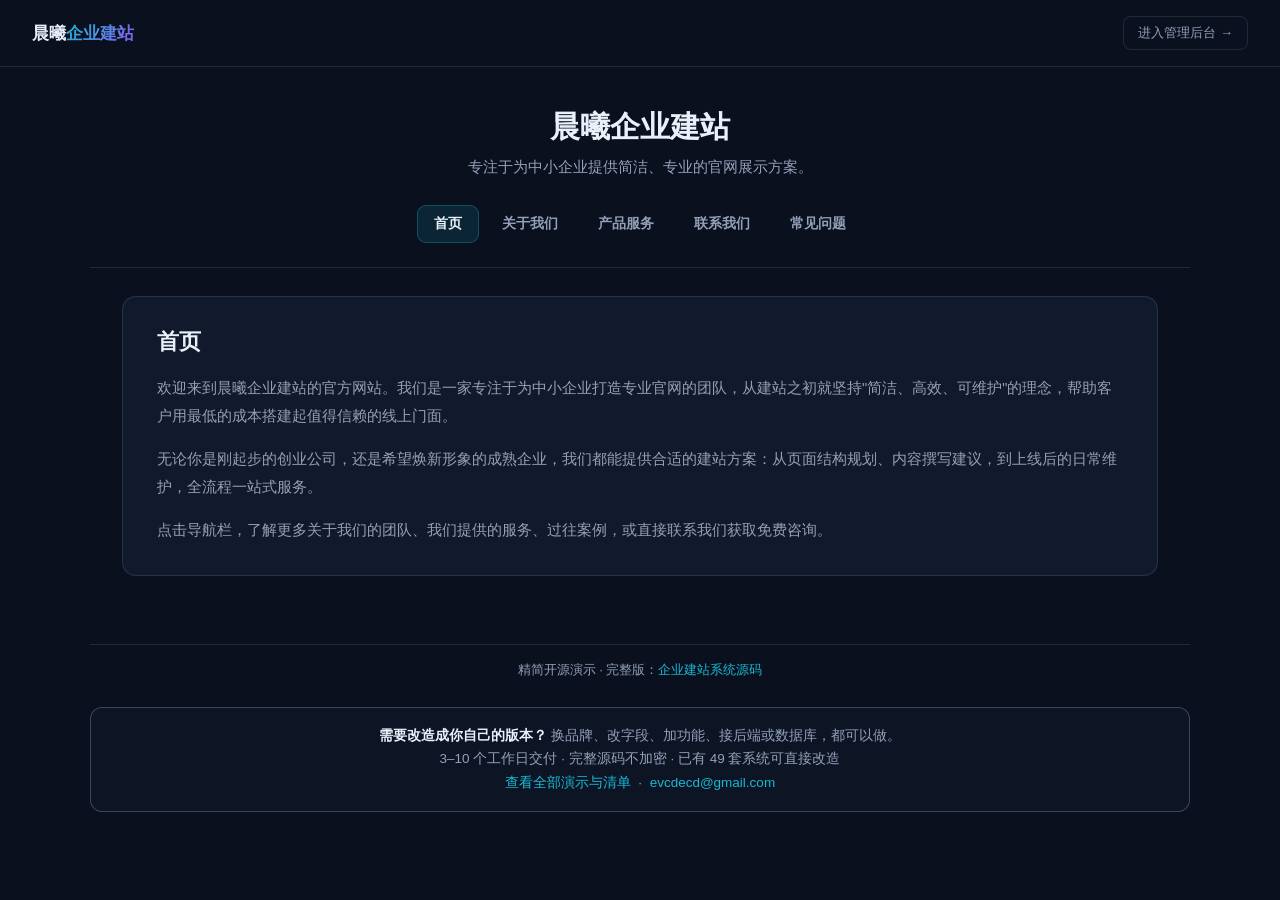
<file: index.html>
<!DOCTYPE html>
<html lang="zh-CN">
<head>
<meta charset="UTF-8">
<meta name="viewport" content="width=device-width, initial-scale=1.0">
<title>企业建站系统（精简开源版）</title>
<meta name="description" content="免费开源的企业建站CMS系统精简版：可配置页面、自动生成的导航菜单、后台页面编辑，真实增删改查功能，纯前端+localStorage实现，可作为学习或二次开发起点。">
<link rel="stylesheet" href="style.css">
</head>
<body>
  <header class="topbar">
    <div class="brand" id="siteBrand">企业<span class="accent">建站</span></div>
    <a href="admin.html" class="nav-link">进入管理后台 →</a>
  </header>

  <section class="site-hero">
    <h1 id="heroTitle">&nbsp;</h1>
    <p id="heroDesc">&nbsp;</p>
  </section>

  <nav class="site-nav" id="siteNav"></nav>

  <main class="container">
    <div id="pageContent" class="page-content"></div>
  </main>

  <script src="data.js"></script>
  <script src="script.js"></script>

<footer style="margin:40px auto 16px;max-width:1100px;padding:16px 20px 0;border-top:1px solid var(--line,rgba(147,160,184,.18));text-align:center;color:var(--muted,#93A0B8);font-size:13px">精简开源演示 &middot; 完整版：<a href="https://inzyxuashop.com/cms-yuanma.html" target="_blank" rel="noopener" style="color:var(--cyan,#19B8D4);text-decoration:none">企业建站系统源码</a></footer>

<!-- custom-delivery -->
<div style="max-width:1100px;margin:28px auto 34px;padding:16px 20px;border:1px solid rgba(147,160,184,.35);border-radius:12px;background:rgba(17,26,44,.55);font:13.5px/1.75 -apple-system,BlinkMacSystemFont,'Segoe UI','PingFang SC','Microsoft YaHei',sans-serif;color:#93a0b8;text-align:center">
  <strong style="color:#eaf0fa">需要改造成你自己的版本？</strong>
  换品牌、改字段、加功能、接后端或数据库，都可以做。<br>
  3–10 个工作日交付 · 完整源码不加密 · 已有 49 套系统可直接改造<br>
  <a href="https://inzyxuashop.com" style="color:#19b8d4;text-decoration:none">查看全部演示与清单</a>
  &nbsp;·&nbsp;
  <a href="mailto:evcdecd@gmail.com" style="color:#19b8d4;text-decoration:none">evcdecd@gmail.com</a>
</div>
</body>
</html>
</file>
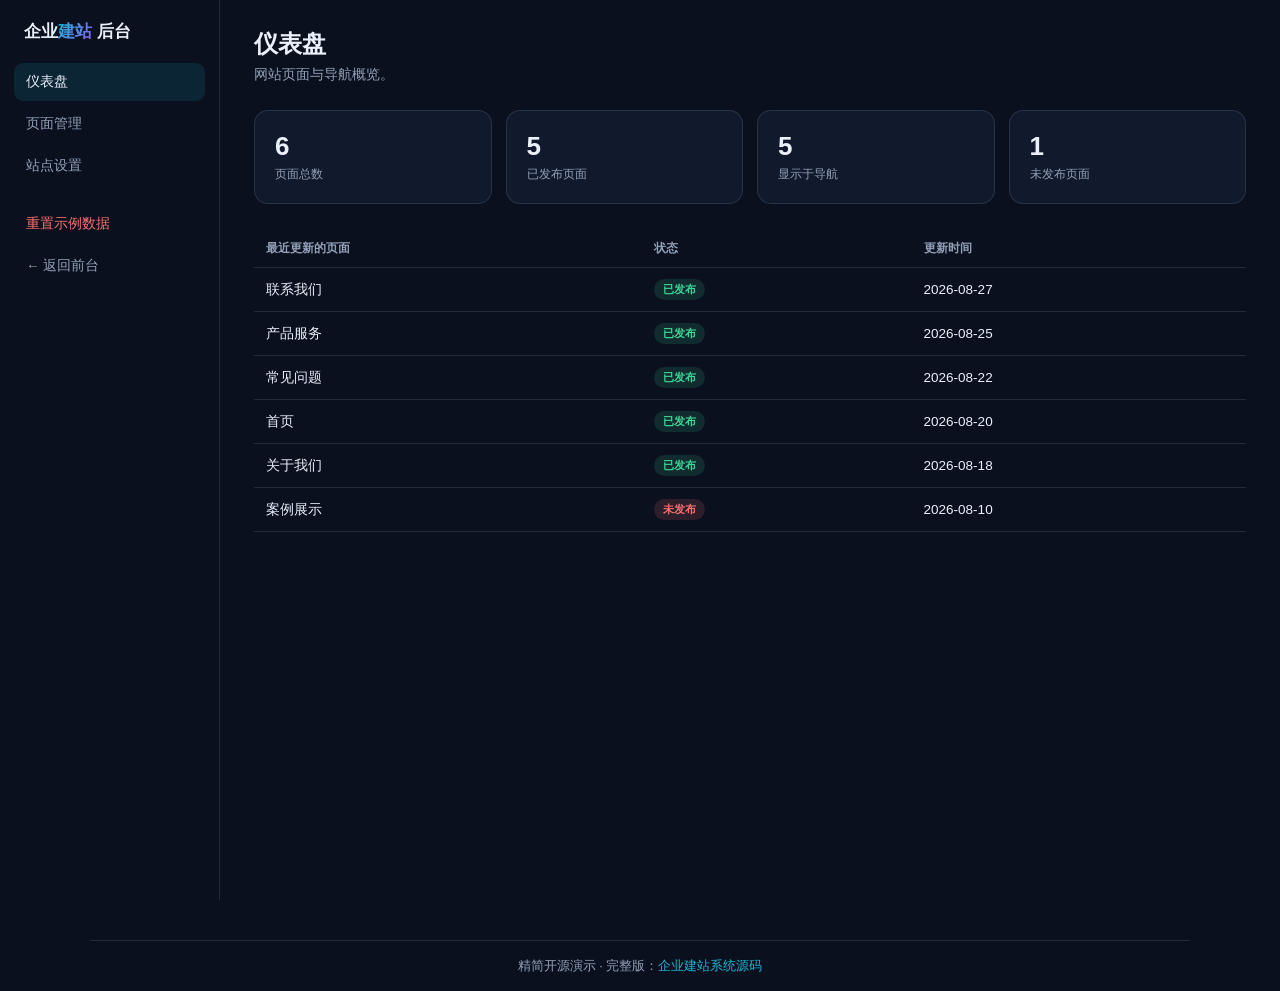
<file: admin.html>
<!DOCTYPE html>
<html lang="zh-CN">
<head>
<meta charset="UTF-8">
<meta name="viewport" content="width=device-width, initial-scale=1.0">
<title>管理后台 · 企业建站系统（精简开源版）</title>
<link rel="stylesheet" href="style.css">
</head>
<body>
  <div class="admin-layout">
    <aside class="sidebar">
      <div class="brand">企业<span class="accent">建站</span> 后台</div>
      <div class="side-link active" data-view="dashboard">仪表盘</div>
      <div class="side-link" data-view="pages">页面管理</div>
      <div class="side-link" data-view="settings">站点设置</div>
      <div class="side-link" id="btnResetData" style="margin-top:20px;color:var(--red)">重置示例数据</div>
      <a href="index.html" class="side-link">← 返回前台</a>
    </aside>

    <main class="admin-main">
      <section id="view-dashboard" class="admin-view active">
        <div class="page-head"><h1>仪表盘</h1><p>网站页面与导航概览。</p></div>
        <div class="stat-grid" id="statGrid"></div>
        <table>
          <thead><tr><th>最近更新的页面</th><th>状态</th><th>更新时间</th></tr></thead>
          <tbody id="recentPagesBody"></tbody>
        </table>
      </section>

      <section id="view-pages" class="admin-view">
        <div class="page-head"><h1>页面管理</h1><p>添加、编辑或删除页面，控制导航顺序与发布状态。</p></div>
        <div class="table-toolbar">
          <span></span>
          <button class="btn btn-primary btn-sm" id="btnAddPage">+ 新增页面</button>
        </div>
        <table>
          <thead><tr><th>标题</th><th>Slug</th><th>导航顺序</th><th>显示于导航</th><th>状态</th><th>操作</th></tr></thead>
          <tbody id="pagesBody"></tbody>
        </table>
      </section>

      <section id="view-settings" class="admin-view">
        <div class="page-head"><h1>站点设置</h1><p>修改网站名称、简介与联系方式，保存后前台立即生效。</p></div>
        <div id="settingsMsg"></div>
        <form id="settingsForm" novalidate style="max-width:520px">
          <div class="field"><label>网站名称</label><input id="siteNameInput" type="text" required></div>
          <div class="field"><label>网站简介</label><textarea id="siteDescInput" rows="3" required></textarea></div>
          <div class="field-row">
            <div class="field"><label>联系电话</label><input id="contactPhoneInput" type="text"></div>
            <div class="field"><label>联系邮箱</label><input id="contactEmailInput" type="text"></div>
          </div>
          <button type="submit" class="btn btn-primary">保存设置</button>
        </form>
      </section>
    </main>
  </div>

  <div class="modal-backdrop" id="pageModalBackdrop">
    <div class="modal">
      <button class="modal-close" id="btnClosePageModal">&times;</button>
      <h2 id="pageModalTitle">新增页面</h2>
      <div id="pageModalMsg"></div>
      <form id="pageForm" novalidate>
        <input type="hidden" id="pageIdInput">
        <div class="field"><label>页面标题</label><input id="pageTitleInput" type="text" required></div>
        <div class="field"><label>Slug（用于导航链接，需唯一）</label><input id="pageSlugInput" type="text" required placeholder="例如 about"></div>
        <div class="field"><label>页面内容</label><textarea id="pageContentInput" rows="6" placeholder="可分多段落，每行一段"></textarea></div>
        <div class="field-row">
          <div class="field"><label>导航顺序（数字越小越靠前）</label><input id="pageNavOrderInput" type="number" value="0" required></div>
          <div class="field" style="justify-content:center">
            <label class="checkbox-label"><input id="pageShowInNavInput" type="checkbox" checked> 显示于导航栏</label>
            <label class="checkbox-label"><input id="pagePublishedInput" type="checkbox" checked> 已发布</label>
          </div>
        </div>
        <button type="submit" class="btn btn-primary btn-block">保存</button>
      </form>
    </div>
  </div>

  <script src="data.js"></script>
  <script src="admin.js"></script>

<footer style="margin:40px auto 16px;max-width:1100px;padding:16px 20px 0;border-top:1px solid var(--line,rgba(147,160,184,.18));text-align:center;color:var(--muted,#93A0B8);font-size:13px">精简开源演示 &middot; 完整版：<a href="https://inzyxuashop.com/cms-yuanma.html" target="_blank" rel="noopener" style="color:var(--cyan,#19B8D4);text-decoration:none">企业建站系统源码</a></footer>
</body>
</html>
</file>
<file: style.css>
:root{--ink:#0A101E;--surface:#111a2c;--surface2:#16223a;--line:rgba(147,160,184,.18);--muted:#93A0B8;--text:#EAF0FA;--cyan:#19B8D4;--violet:#8B5CF6;--green:#3ED598;--red:#F87171;--amber:#F59E0B;--radius:14px;color-scheme:dark}
*{box-sizing:border-box}
body{margin:0;background:var(--ink);color:var(--text);font-family:-apple-system,BlinkMacSystemFont,"Segoe UI","PingFang SC","Microsoft YaHei",sans-serif;min-height:100vh}
a{color:inherit;text-decoration:none}

.topbar{display:flex;align-items:center;justify-content:space-between;padding:16px 32px;border-bottom:1px solid var(--line)}
.brand{font-size:17px;font-weight:700}
.brand .accent{background:linear-gradient(135deg,var(--cyan),var(--violet));-webkit-background-clip:text;background-clip:text;color:transparent}
.nav-link{font-size:13px;color:var(--muted);border:1px solid var(--line);padding:7px 14px;border-radius:8px}
.nav-link:hover{border-color:var(--cyan);color:var(--text)}

.container{max-width:1100px;margin:0 auto;padding:28px 32px}
.page-head h1{font-size:24px;font-weight:700;margin:0 0 6px}
.page-head p{color:var(--muted);font-size:14px;margin:0 0 26px;max-width:700px}

/* public site */
.site-hero{max-width:1100px;margin:0 auto;padding:40px 32px 28px;text-align:center}
.site-hero h1{font-size:30px;font-weight:800;margin:0 0 10px}
.site-hero p{color:var(--muted);font-size:15px;margin:0;max-width:600px;margin:0 auto}

.site-nav{display:flex;justify-content:center;flex-wrap:wrap;gap:6px;max-width:1100px;margin:0 auto;padding:0 32px 24px;border-bottom:1px solid var(--line)}
.site-nav__item{font-size:13.5px;font-weight:600;color:var(--muted);padding:9px 16px;border-radius:9px;border:1px solid transparent}
.site-nav__item:hover{color:var(--text);border-color:var(--line)}
.site-nav__item.active{color:var(--text);background:rgba(25,184,212,.12);border-color:rgba(25,184,212,.3)}

.page-content{background:var(--surface);border:1px solid var(--line);border-radius:var(--radius);padding:30px 34px;max-width:1100px}
.page-content h2{margin:0 0 18px;font-size:22px;font-weight:700}
.page-content p{color:var(--muted);font-size:14.5px;line-height:1.9;margin:0 0 16px}
.page-content p:last-child{margin-bottom:0}
.not-found{text-align:center;padding:20px 0}
.not-found h2{font-size:20px;margin:0 0 10px}
.not-found p{color:var(--muted);font-size:14px}

.modal-backdrop{position:fixed;inset:0;background:rgba(4,8,16,.75);display:none;align-items:center;justify-content:center;padding:20px;z-index:50}
.modal-backdrop.show{display:flex}
.modal{background:var(--surface);border:1px solid var(--line);border-radius:18px;max-width:480px;width:100%;max-height:88vh;overflow:auto;padding:26px}
.modal h2{margin:0 0 6px;font-size:18px}
.modal .sub{color:var(--muted);font-size:12.5px;margin:0 0 18px}
.modal-close{float:right;background:none;border:none;color:var(--muted);font-size:20px;cursor:pointer}

.field{display:flex;flex-direction:column;gap:6px;margin-bottom:14px}
.field label{font-size:12px;color:var(--muted);font-weight:600}
.field input,.field select,.field textarea{background:rgba(147,160,184,.06);border:1px solid var(--line);border-radius:8px;padding:9px 11px;color:var(--text);font-family:inherit;font-size:13.5px;outline:none;width:100%}
.field input:focus,.field select:focus,.field textarea:focus{border-color:var(--cyan)}
.field-row{display:grid;grid-template-columns:1fr 1fr;gap:10px}
.checkbox-label{display:flex;align-items:center;gap:8px;font-size:13px;color:var(--text);font-weight:400;margin-bottom:8px}
.checkbox-label input{width:auto}

.btn{font-family:inherit;font-size:13.5px;font-weight:600;padding:10px 18px;border-radius:9px;border:1px solid var(--line);background:transparent;color:var(--text);cursor:pointer}
.btn:hover{border-color:var(--cyan)}
.btn-primary{background:linear-gradient(135deg,var(--cyan),var(--violet));border:none;color:#06121A}
.btn-block{width:100%}
.btn-sm{padding:5px 11px;font-size:12px}
.btn-danger{border-color:rgba(248,113,113,.4);color:var(--red)}

.msg{margin:0 0 14px;font-size:12.5px;padding:9px 12px;border-radius:8px}
.msg.error{background:rgba(248,113,113,.1);border:1px solid rgba(248,113,113,.3);color:var(--red)}
.msg.success{background:rgba(62,213,152,.1);border:1px solid rgba(62,213,152,.3);color:var(--green)}

/* admin */
.admin-layout{display:flex;min-height:100vh}
.sidebar{width:220px;flex-shrink:0;border-right:1px solid var(--line);padding:20px 14px}
.sidebar .brand{padding:0 10px 20px}
.side-link{display:block;padding:10px 12px;border-radius:9px;font-size:13.5px;color:var(--muted);margin-bottom:4px;cursor:pointer}
.side-link:hover{background:rgba(147,160,184,.06)}
.side-link.active{background:rgba(25,184,212,.12);color:var(--text)}
.admin-main{flex:1;padding:28px 34px;overflow:auto}
.admin-view{display:none}
.admin-view.active{display:block}

.stat-grid{display:grid;grid-template-columns:repeat(4,1fr);gap:14px;margin-bottom:26px}
.stat-card{background:var(--surface);border:1px solid var(--line);border-radius:var(--radius);padding:20px}
.stat-card .num{font-size:26px;font-weight:800}
.stat-card .label{font-size:12px;color:var(--muted);margin-top:4px}

table{width:100%;border-collapse:collapse;font-size:13.5px}
th{text-align:left;padding:10px 12px;color:var(--muted);font-weight:600;border-bottom:1px solid var(--line);font-size:12px}
td{padding:11px 12px;border-bottom:1px solid var(--line)}
.badge{display:inline-block;font-size:11px;font-weight:700;padding:3px 9px;border-radius:999px}
.badge.published{background:rgba(62,213,152,.14);color:var(--green)}
.badge.unpublished{background:rgba(248,113,113,.14);color:var(--red)}
.table-actions{display:flex;gap:6px}
.table-toolbar{display:flex;justify-content:space-between;align-items:center;margin-bottom:16px}
.filter-row{display:flex;gap:6px}
.filter-btn{font-size:12px;padding:6px 12px;border-radius:999px;border:1px solid var(--line);background:transparent;color:var(--muted);cursor:pointer}
.filter-btn.active{border-color:var(--cyan);color:var(--text)}

@media (max-width:820px){
  .admin-layout{flex-direction:column}
  .sidebar{width:100%;display:flex;overflow-x:auto;border-right:none;border-bottom:1px solid var(--line)}
  .stat-grid{grid-template-columns:repeat(2,1fr)}
  .site-nav{justify-content:flex-start;overflow-x:auto;flex-wrap:nowrap}
}
</file>
